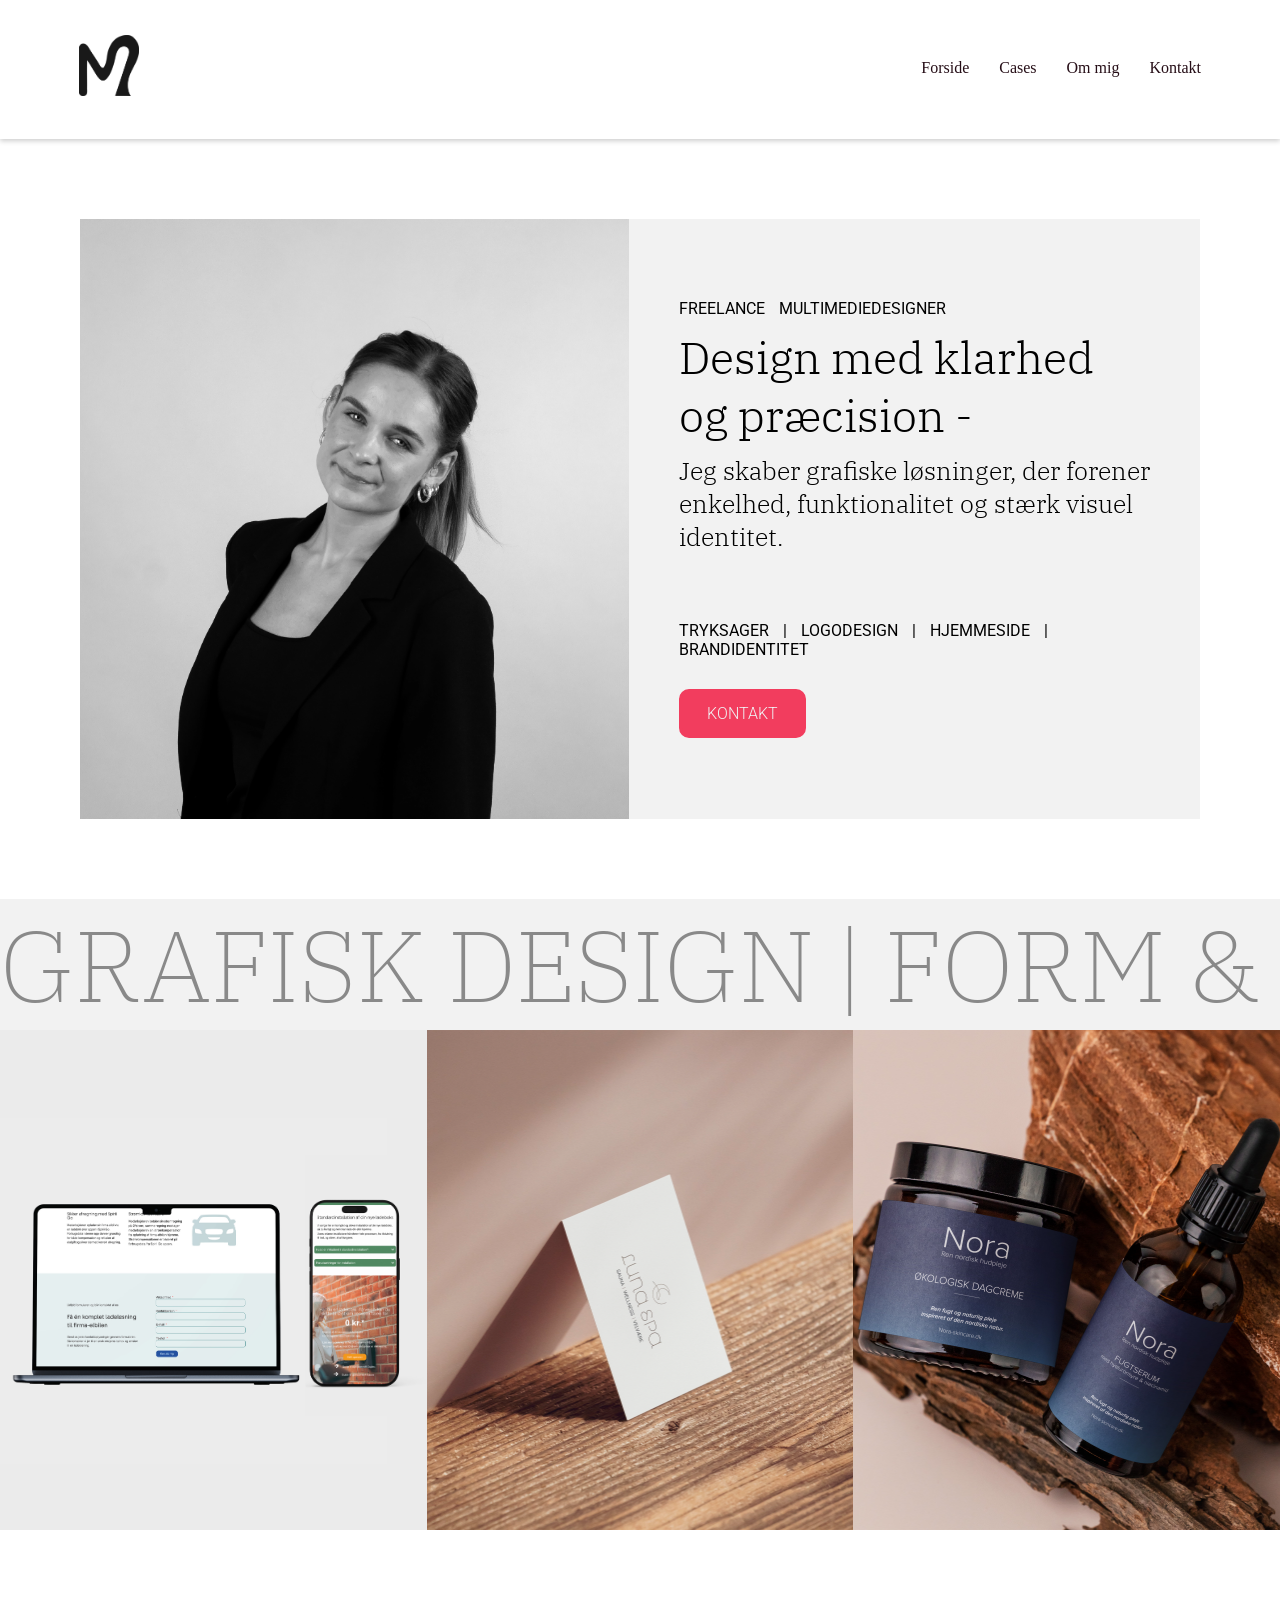
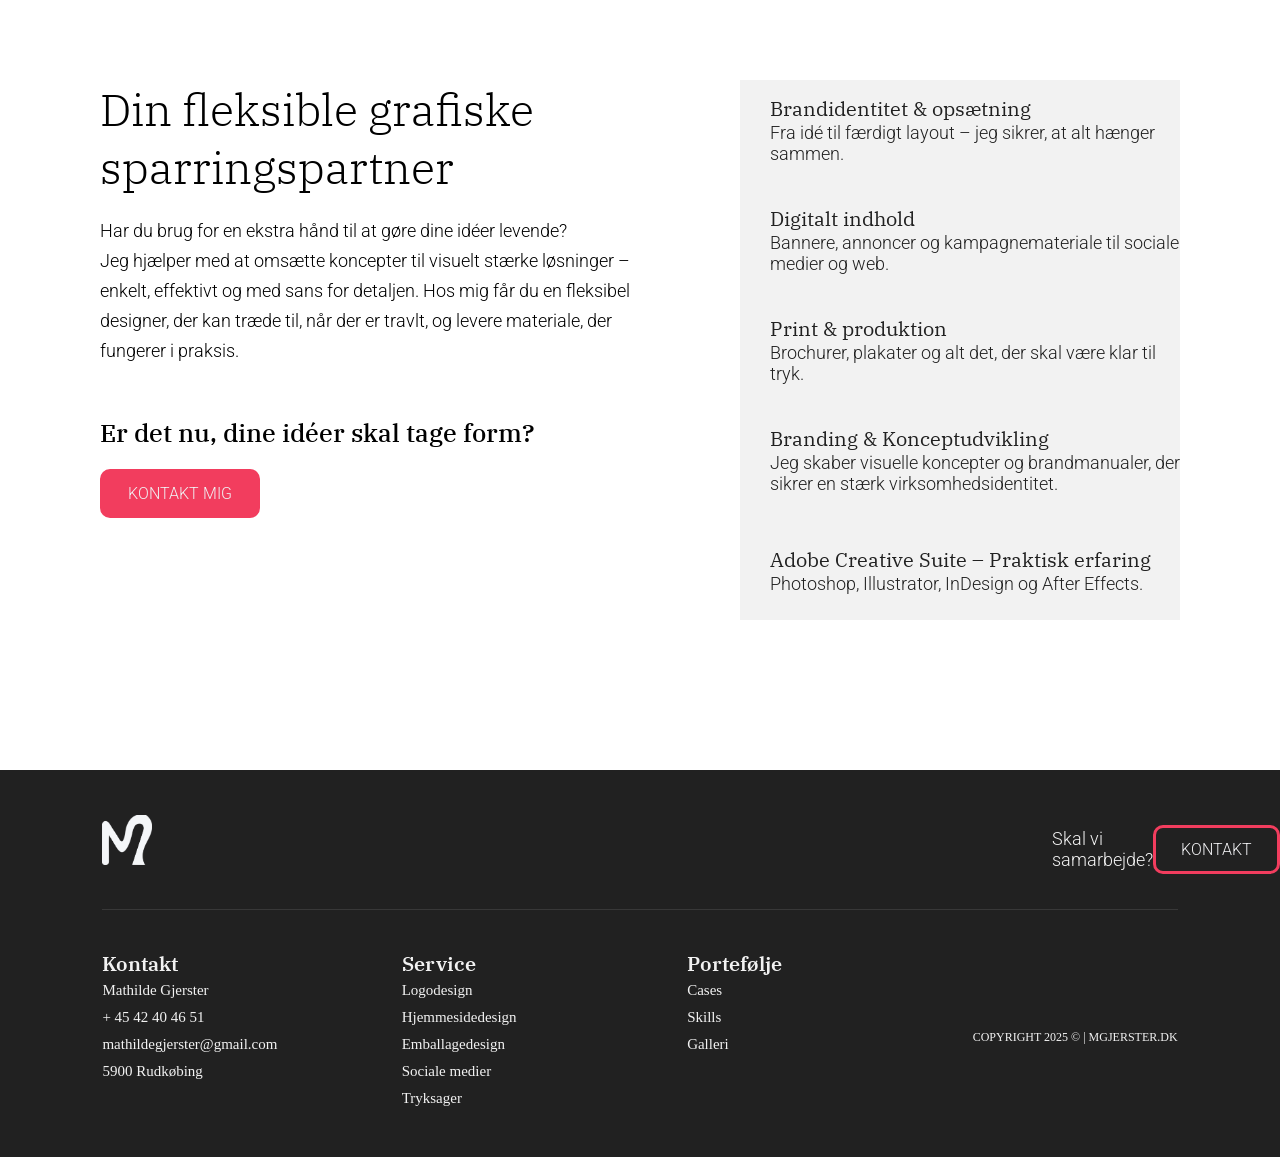
<file: index.html>
<!DOCTYPE html>
<html lang="da">
<head>
    <meta charset="UTF-8">
    <meta name="viewport" content="width=device-width, initial-scale=1.0">
    <meta name="format-detection" content="telephone=no">
    <title>Mgjerster</title>
    <link rel="stylesheet" href="style.css">
<link rel="preconnect" href="https://fonts.googleapis.com">
<link rel="preconnect" href="https://fonts.gstatic.com" crossorigin>
<link href="https://fonts.googleapis.com/css2?family=IBM+Plex+Serif:ital,wght@0,100;0,200;0,300;0,400;0,500;0,600;0,700;1,100;1,200;1,300;1,400;1,500;1,600;1,700&family=Roboto:ital,wght@0,100..900;1,100..900&display=swap" rel="stylesheet">
<body class="side-hjem">

   

    <header class="site-header">
        <nav class="navbar">
            <a href="index.html" class="nav-link nav-logo"><img src="img/logo-sort.webp" alt="Mathilde Gjerster Logo"></a> <div class="hamburger">
                <span class="bar"></span>
                <span class="bar"></span>
                <span class="bar"></span>
            </div>

            <div class="nav-menu">
                <a href="index.html" class="nav-link">Forside</a>
                <a href="projekter.html" class="nav-link">Cases</a>
                <a href="om-mig.html" class="nav-link">Om mig</a>
                <a href="kontakt.html" class="nav-link">Kontakt</a>
            </div>
        </nav>
    </header>




<section class="forside-top">
  <div class="top-left">
</div>

  <div class="top-right">
    <div class="forside-om-mig">
        <p>FREELANCE MULTIMEDIEDESIGNER</p>
        <h2>Design med klarhed og præcision - </h2>
        <h1>Jeg skaber grafiske løsninger, der forener enkelhed, funktionalitet og stærk visuel identitet.</h1>
      <br>
      <p>TRYKSAGER   |    LOGODESIGN   |   HJEMMESIDE   |  BRANDIDENTITET</p>
      <a class="knap" href="kontakt.html">KONTAKT</a>
    </div>
  </div>
</section>






<div class="scrolling-banner">
    <div class="scrolling-text">
        <h2>GRAFISK DESIGN  |  FORM & FUNKTION  |  INNOVATION  |  SYNLIGHED  |  HJEMMESIDE DESIGN</h2>
    </div>
</div>



<section class="container">
    
    <div class="boks boks-1">
    <div class="boks-overlay">
        <h2>Ø/strøm</h2>
        <p class="tekst">Hjemmeside design</p>
    </div>
</div>

<div class="boks boks-2">
    <div class="boks-overlay">
        <h2>Luna Spa</h2>
        <p class="tekst">Logo & visuel idensitet</p>
    </div>
</div>

<div class="boks boks-3">
    <div class="boks-overlay">
        <h2>Nora Danish Skincare</h2>
        <p class="tekst">Logo, visuel idensitet & emballagedesign</p>
    </div>
</div>
</section>
<div class="grid-containerbund">
 <div class="grid-item3">
    <div class="flex-container">
        <div class="flex-item">
         <h2>Din fleksible grafiske sparringspartner</h2>
         <p>Har du brug for en ekstra hånd til at gøre dine idéer levende? <br>
            Jeg hjælper med at omsætte koncepter til visuelt stærke løsninger – enkelt, effektivt og med sans for detaljen. Hos mig får du en fleksibel designer, der kan træde til, når der er travlt, og levere materiale, der fungerer i praksis.</p>
            <h3>Er det nu, dine idéer skal tage form?</h3>
        <a class="knap knap2" href="kontakt.html">KONTAKT MIG</a>
     </div>
    </div>
   </div>

 <div class="grid-item4">
            <div class="flex-container">
                <div class="flex-item">
                    <ul class="features">

                    <li> <span class="icon"></span>
                        <div class="text-box"> 
                            <h3>Brandidentitet & opsætning </h3>
                            <p> Fra idé til færdigt layout – jeg sikrer, at alt hænger sammen.</p>
                        </div>
                    </li>
            

                    <li> <span class="icon"></span>
                        <div class="text-box">
                            <h3>Digitalt indhold</h3>
                            <p>Bannere, annoncer og kampagnemateriale til sociale medier og web.</p>
                        </div>
                    </li>

                    <li> <span class="icon"></span>
                        <div class="text-box">
                            <h3>Print & produktion</h3>
                            <p>Brochurer, plakater og alt det, der skal være klar til tryk.</p>
                        </div>
                    </li>

                    <li> <span class="icon"></span>
                        <div class="text-box">
                            <h3>Branding & Konceptudvikling</h3>
                            <p>Jeg skaber visuelle koncepter og brandmanualer, der sikrer en stærk virksomhedsidentitet.</p>
                        </div>
                    </li>

                    <li> <span class="icon"></span>
                        <div class="text-box">
                            <h3>Adobe Creative Suite – Praktisk erfaring</h3>
                            <p>Photoshop, Illustrator, InDesign og After Effects.</p>
                        </div>
                    </li>
                    </ul>
                </div>
            </div>
        </div>
    </div>

    
<footer class="footer">
    <div class="footer-header-container">
        <div class="footer-logo"><img src="img/Logo-hvid.webp" alt=""></div>
        <p>Skal vi samarbejde?</p>
        <a href="kontakt.html" class="top-cta">KONTAKT</a>
    </div>

    <div class="footer-content-container">
        <div class="footer-column contact-column">
            <h3>Kontakt</h3>
            <ul>
                <li> Mathilde Gjerster</li>
                <li> + 45 42 40 46 51</li>
                <li>mathildegjerster@gmail.com </li>
                <li>5900 Rudkøbing </li>
            </ul>
    </div>

        <div class="footer-column">
            <h3>Service</h3>
            <ul>
                <li><i class="icon-logodesign"></i> Logodesign</li>
                <li><i class="icon-webdesign"></i> Hjemmesidedesign</li>
                <li><i class="icon-visual"></i> Emballagedesign</li>
                <li><i class="icon-social"></i> Sociale medier</li>
                <li><i class="icon-motion"></i> Tryksager</li>
            </ul>
        </div>

        <div class="footer-column">
            <h3>Portefølje</h3>
            <ul>
                <li><i class="icon-logodesign"></i> Cases</li>
                <li><i class="icon-cases"></i> Skills</li>
                <li><i class="icon-gallery"></i> Galleri</li>
            </ul>
        </div>

         <div class="copyright-info">
            COPYRIGHT 2025 © | MGJERSTER.DK
        </div> 
    </div> 
</footer>


    <script src="script.js"></script>

</body>
</html>
</file>
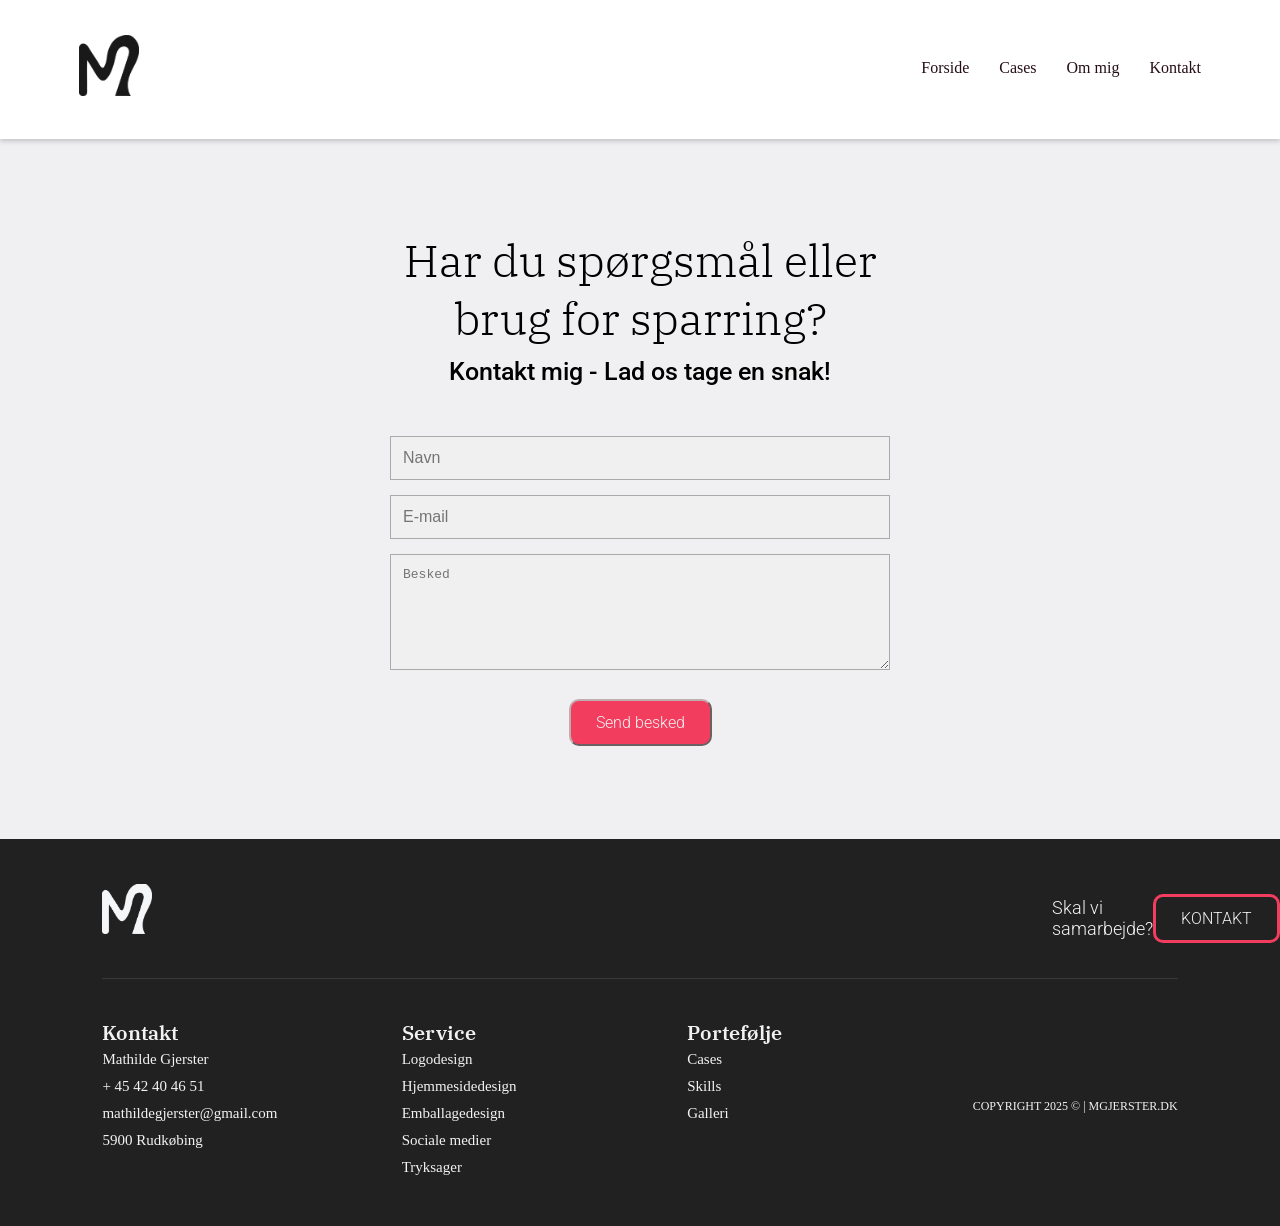
<file: kontakt.html>
<!DOCTYPE html>
<html lang="da">
<head>
    <meta charset="UTF-8">
    <meta name="viewport" content="width=device-width, initial-scale=1.0">
     <meta name="format-detection" content="telephone=no">
    <title>Kontakt - Mgjerster</title> <!-- Ændret title -->
    <link rel="stylesheet" href="style.css">
<link rel="preconnect" href="https://fonts.googleapis.com">
<link rel="preconnect" href="https://fonts.gstatic.com" crossorigin>
<link href="https://fonts.googleapis.com/css2?family=IBM+Plex+Serif:ital,wght@0,100;0,200;0,300;0,400;0,500;0,600;0,700;1,100;1,200;1,300;1,400;1,500;1,600;1,700&family=Roboto:ital,wght@0,100..900;1,100..900&display=swap" rel="stylesheet">
</head>
<body class="side-kontakt">

    <header class="site-header">
        <nav class="navbar">
           <a href="index.html" class="nav-link nav-logo"><img src="img/logo-sort.webp" alt="Logo"></a> <!-- Tilføjet en logo-pladsholder -->
            

            <div class="hamburger">
                <span class="bar"></span>
                <span class="bar"></span>
                <span class="bar"></span>
            </div>


            <div class="nav-menu">
                <a href="index.html" class="nav-link">Forside</a>
                <a href="projekter.html" class="nav-link">Cases</a>
                <a href="om-mig.html" class="nav-link">Om mig</a>
                <a href="kontakt.html" class="nav-link">Kontakt</a>
            </div>
        </nav>
    </header>

<div id="full-screen-overlay" class="is-visible"> 
        
        <div class="contact-content-box">
            
            <header class="contact-header">
                <h1>Har du spørgsmål eller brug for sparring?</h1>
                <p>Kontakt mig - Lad os tage en snak!</p>
            </header>

            <form class="contact-form">
                
                <div class="input-row">
                    <input type="text" placeholder="Navn" required>
                    <input type="email" placeholder="E-mail" required>
                </div>
                
                <textarea placeholder="Besked" rows="6" required></textarea>
                
                <button type="submit" class="send-button">Send besked</button>
            </form>
        </div>
    </div>


    <footer class="footer">
    <div class="footer-header-container">
        <div class="footer-logo"><img src="img/Logo-hvid.webp" alt=""></div>
        <p>Skal vi samarbejde?</p>
        <a href="kontakt.html" class="top-cta">KONTAKT</a>
    </div>

    <div class="footer-content-container">
        <div class="footer-column contact-column">
            <h3>Kontakt</h3>
            <ul>
                <li> Mathilde Gjerster</li>
                <li> + 45 42 40 46 51</li>
                <li>mathildegjerster@gmail.com </li>
                <li>5900 Rudkøbing </li>
            </ul>
    </div>

        <div class="footer-column">
            <h3>Service</h3>
            <ul>
                <li><i class="icon-logodesign"></i> Logodesign</li>
                <li><i class="icon-webdesign"></i> Hjemmesidedesign</li>
                <li><i class="icon-visual"></i> Emballagedesign</li>
                <li><i class="icon-social"></i> Sociale medier</li>
                <li><i class="icon-motion"></i> Tryksager</li>
            </ul>
        </div>

        <div class="footer-column">
            <h3>Portefølje</h3>
            <ul>
                <li><i class="icon-logodesign"></i> Cases</li>
                <li><i class="icon-cases"></i> Skills</li>
                <li><i class="icon-gallery"></i> Galleri</li>
            </ul>
        </div>

         <div class="copyright-info">
            COPYRIGHT 2025 © | MGJERSTER.DK
        </div> 
    </div> 
</footer>

    <script src="script.js"></script>
</body>
</html>
</file>
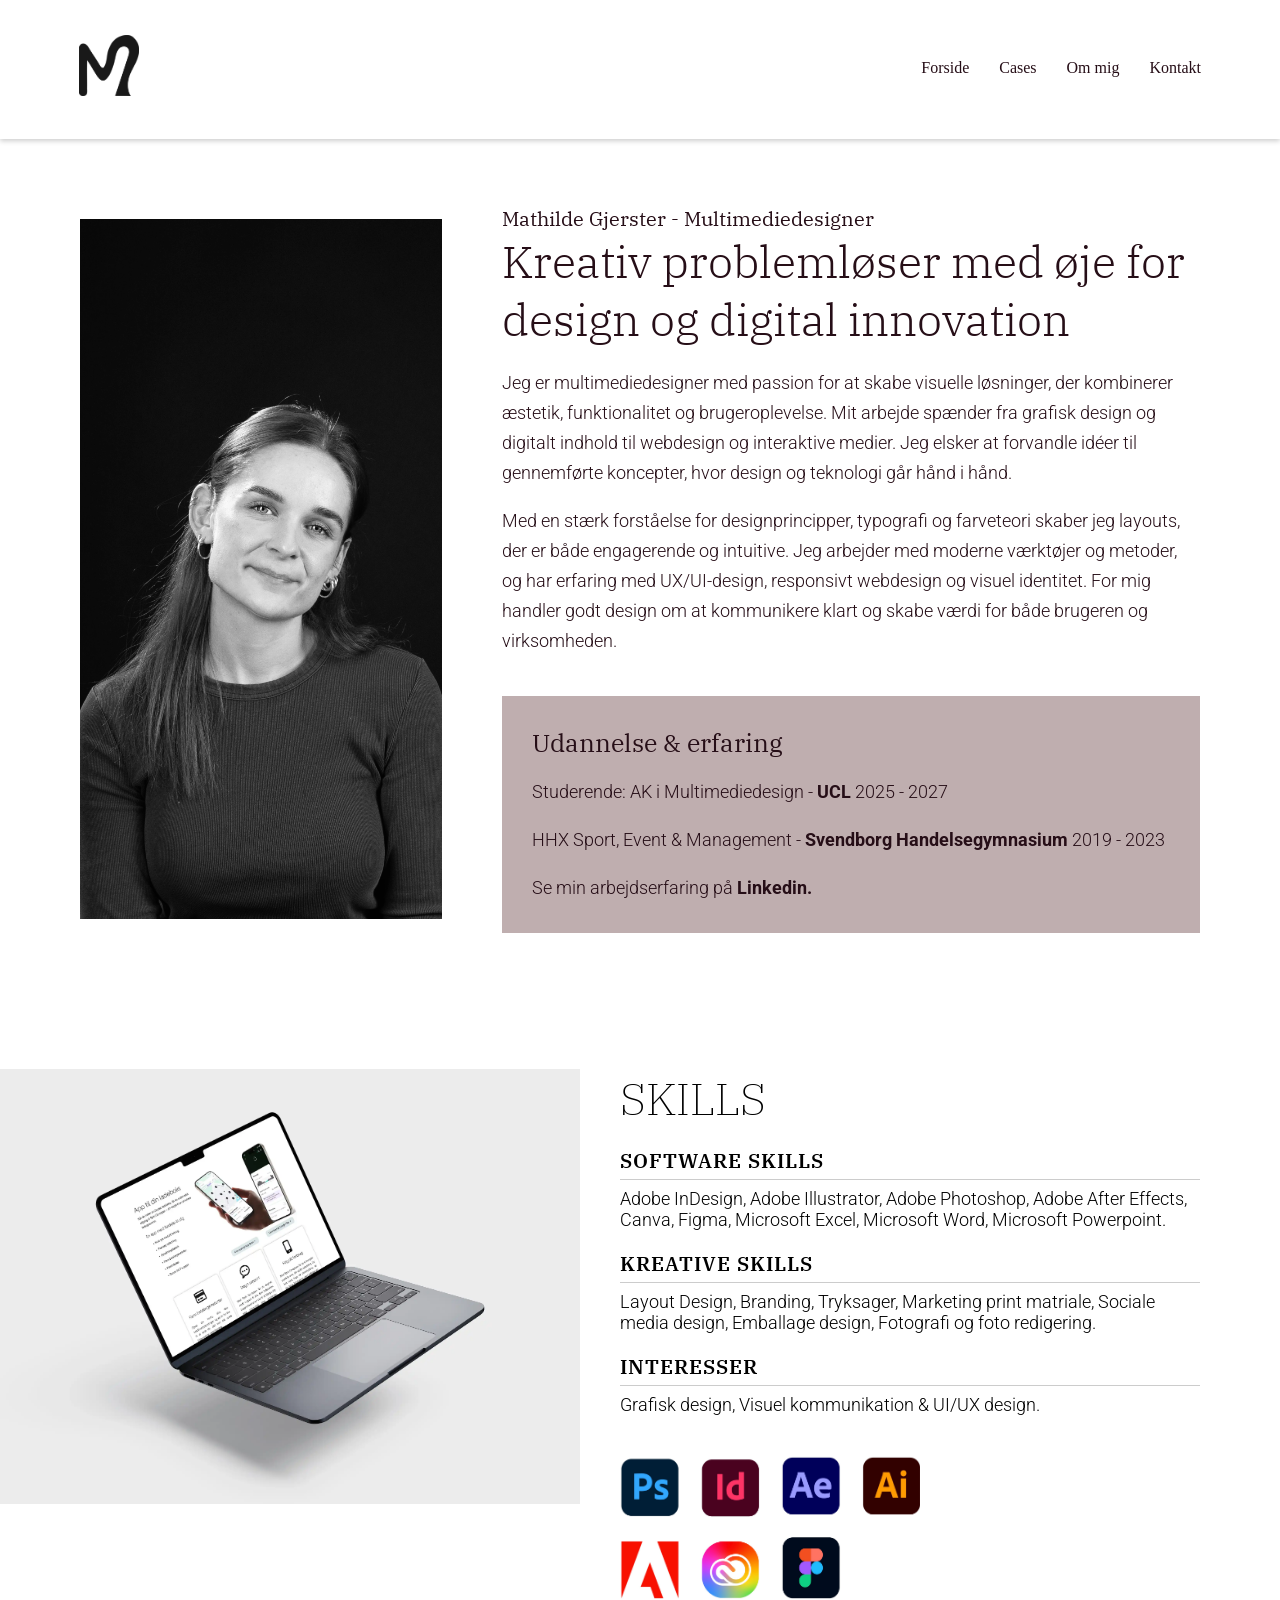
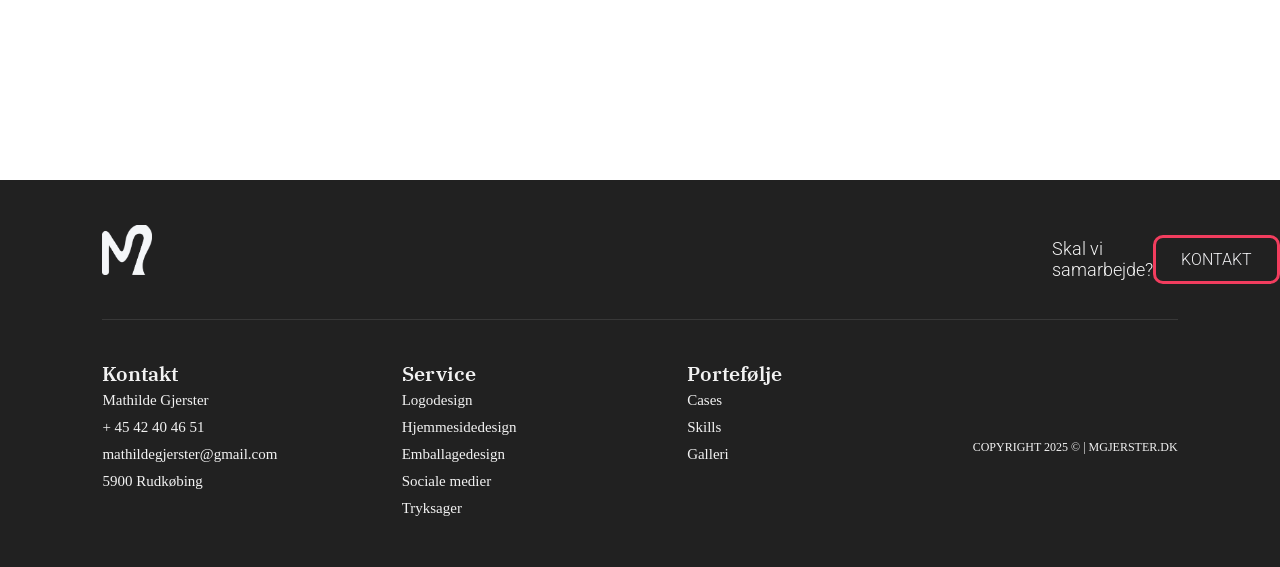
<file: om-mig.html>
<!DOCTYPE html>
<html lang="da">
<head>
    <meta charset="UTF-8">
    <meta name="viewport" content="width=device-width, initial-scale=1.0">
     <meta name="format-detection" content="telephone=no">
    <title>Om mig - Mgjerster</title> <!-- Ændret title -->
    <link rel="stylesheet" href="style.css">
<link rel="preconnect" href="https://fonts.googleapis.com">
<link rel="preconnect" href="https://fonts.gstatic.com" crossorigin>
<link href="https://fonts.googleapis.com/css2?family=IBM+Plex+Serif:ital,wght@0,100;0,200;0,300;0,400;0,500;0,600;0,700;1,100;1,200;1,300;1,400;1,500;1,600;1,700&family=Roboto:ital,wght@0,100..900;1,100..900&display=swap" rel="stylesheet">
</head>
<body>

    <header class="site-header">
        <nav class="navbar">
            <a href="index.html" class="nav-link nav-logo"><img src="img/logo-sort.webp" alt="Logo"></a> <!-- Tilføjet en logo-pladsholder -->
            

            <div class="hamburger">
                <span class="bar"></span>
                <span class="bar"></span>
                <span class="bar"></span>
            </div>

    
            <div class="nav-menu">
                <a href="index.html" class="nav-link">Forside</a>
                <a href="projekter.html" class="nav-link">Cases</a>
                <a href="om-mig.html" class="nav-link">Om mig</a>
                <a href="kontakt.html" class="nav-link">Kontakt</a>
            </div>
        </nav>
    </header>

    <main>

<section class="om-mig">

  <div class="om-mig-left">

</div>

  <div class="om-mig-right">
    <div class="hvid-boks">
  <h2>Mathilde Gjerster - Multimediedesigner</h2>
    <h1>Kreativ problemløser med øje for design og digital innovation</h1>
      <p>Jeg er multimediedesigner med passion for at skabe visuelle løsninger, der kombinerer æstetik, funktionalitet og brugeroplevelse. Mit arbejde spænder fra grafisk design og digitalt indhold til webdesign og interaktive medier. Jeg elsker at forvandle idéer til gennemførte koncepter, hvor design og teknologi går hånd i hånd. </p>
    <br>
    <p>Med en stærk forståelse for designprincipper, typografi og farveteori skaber jeg layouts, der er både engagerende og intuitive. Jeg arbejder med moderne værktøjer og metoder, og har erfaring med UX/UI-design, responsivt webdesign og visuel identitet. For mig handler godt design om at kommunikere klart og skabe værdi for både brugeren og virksomheden.</p>
    </div>

    <div class="content-om-mig">
     <h2>Udannelse & erfaring</h2>
     <br>
     <p>Studerende: AK i Multimediedesign - <strong>UCL</strong> 2025 - 2027</p>
     <br>
     <p>HHX Sport, Event & Management - <strong>Svendborg Handelsegymnasium </strong> 2019 - 2023 </p>
     <br>
     <p>Se min arbejdserfaring på <a href="https://www.linkedin.com/in/mathilde-gjerster-92ba3632a/target="><strong>Linkedin.</strong></a></p>
    </div>
  </div>
</section>
</main>




<section class="skills-section">

    <div class="skills-container">
        
        <div class="left-column">
            <div class="image-box">
                <img src="img/web_design-kopi.webp" alt="web design">
            </div>
        </div>
        

        <div class="right-column">
                <h2>SKILLS</h2> 
            <div class="skill-group">
                <h3>SOFTWARE SKILLS</h3>
                <p>Adobe InDesign, Adobe Illustrator, Adobe Photoshop, Adobe After Effects, Canva, Figma, Microsoft Excel, Microsoft Word, Microsoft Powerpoint.</p>
            </div>
            
            <div class="skill-group">
                <h3>KREATIVE SKILLS</h3>
                <p>Layout Design, Branding, Tryksager, Marketing print matriale, Sociale media design, Emballage design, Fotografi og foto redigering.</p>
            </div>

            <div class="skill-group">
                <h3>INTERESSER</h3>
                <p>Grafisk design, Visuel kommunikation & UI/UX design. </p>
                
                <div class="software-icons">

                    <img src="img/adobe_ikoner.webp" alt="">

                    </div>
            </div>

        </div>
    </div>
</section>


<footer class="footer">
    <div class="footer-header-container">
        <div class="footer-logo"><img src="img/Logo-hvid.webp" alt=""></div>
        <p>Skal vi samarbejde?</p>
        <a href="kontakt.html" class="top-cta">KONTAKT</a>
    </div>

    <div class="footer-content-container">
        <div class="footer-column contact-column">
            <h3>Kontakt</h3>
            <ul>
                <li> Mathilde Gjerster</li>
                <li> + 45 42 40 46 51</li>
                <li>mathildegjerster@gmail.com </li>
                <li>5900 Rudkøbing </li>
            </ul>
    </div>

        <div class="footer-column">
            <h3>Service</h3>
            <ul>
                <li><i class="icon-logodesign"></i> Logodesign</li>
                <li><i class="icon-webdesign"></i> Hjemmesidedesign</li>
                <li><i class="icon-visual"></i> Emballagedesign</li>
                <li><i class="icon-social"></i> Sociale medier</li>
                <li><i class="icon-motion"></i> Tryksager</li>
            </ul>
        </div>

        <div class="footer-column">
            <h3>Portefølje</h3>
            <ul>
                <li><i class="icon-logodesign"></i> Cases</li>
                <li><i class="icon-cases"></i> Skills</li>
                <li><i class="icon-gallery"></i> Galleri</li>
            </ul>
        </div>

         <div class="copyright-info">
            COPYRIGHT 2025 © | MGJERSTER.DK
        </div> 
    </div> 
</footer>

    <script src="script.js"></script>
</body>
</html>
</file>
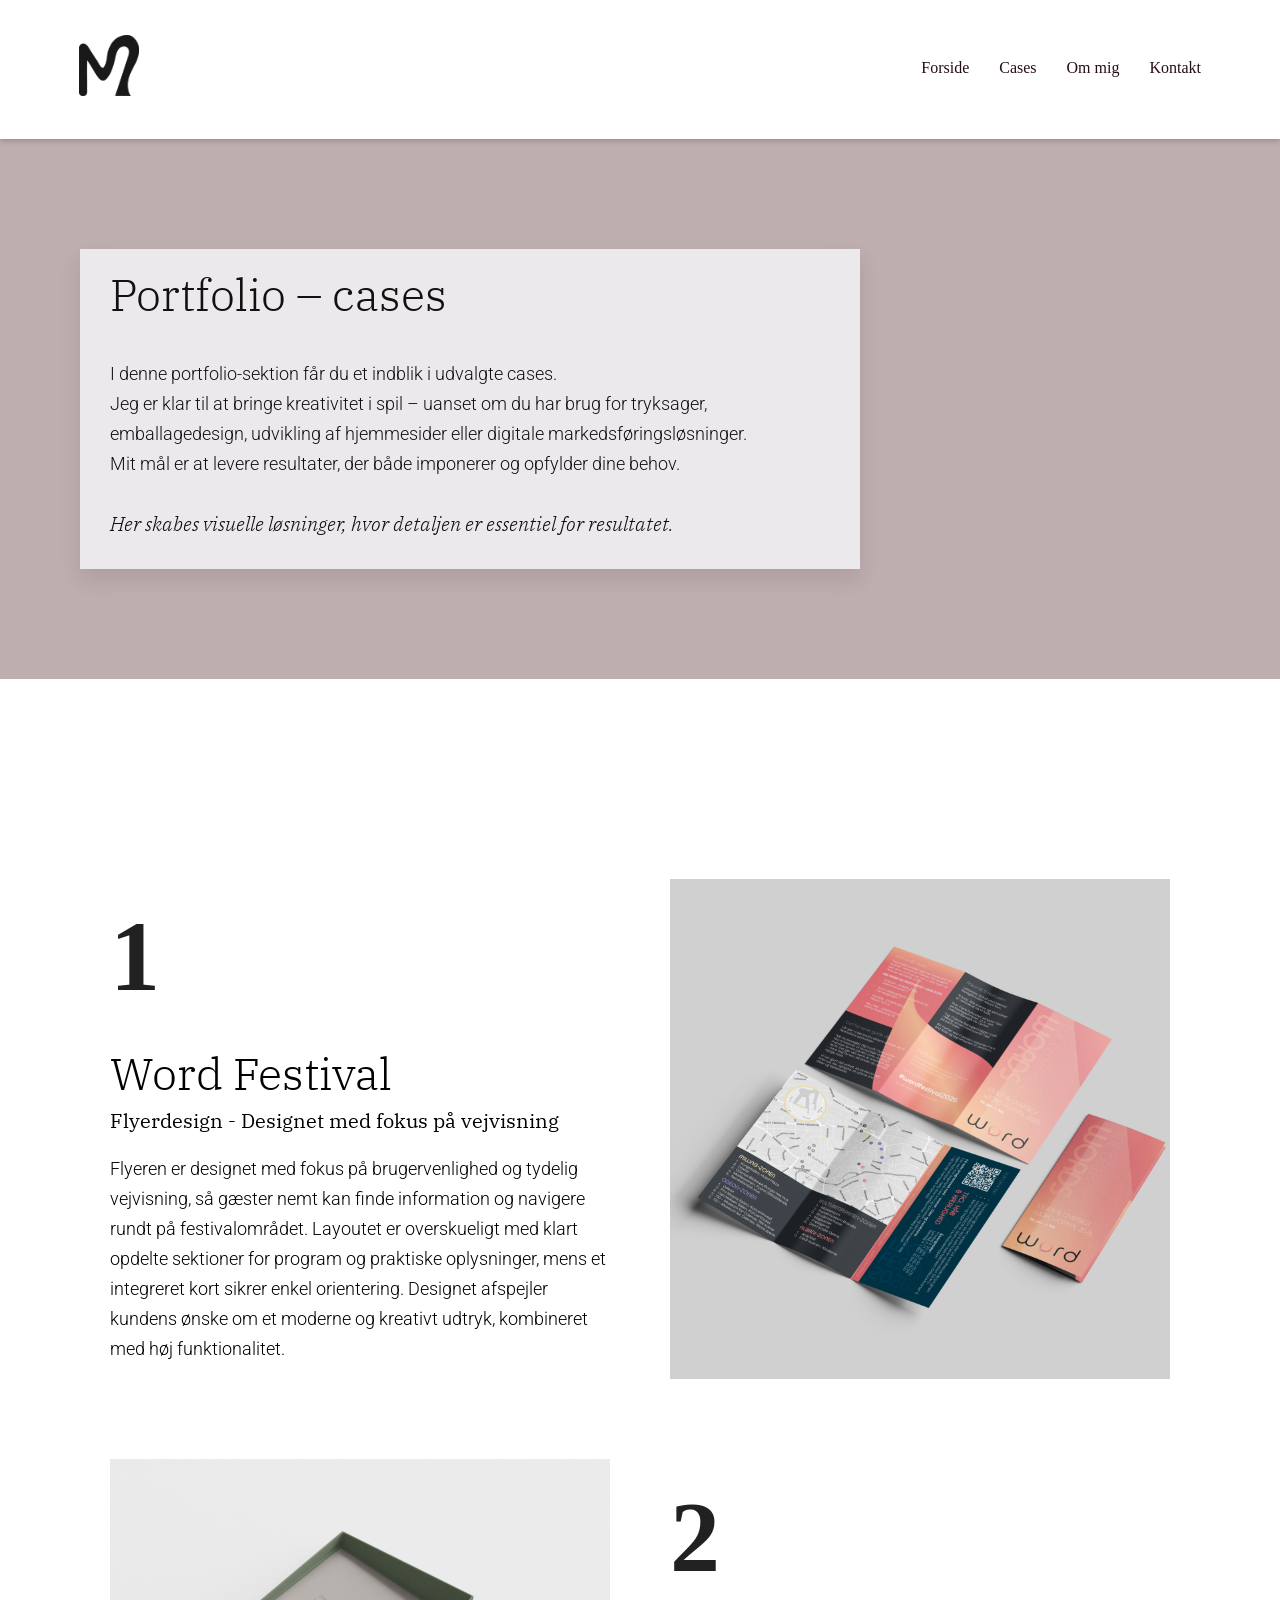
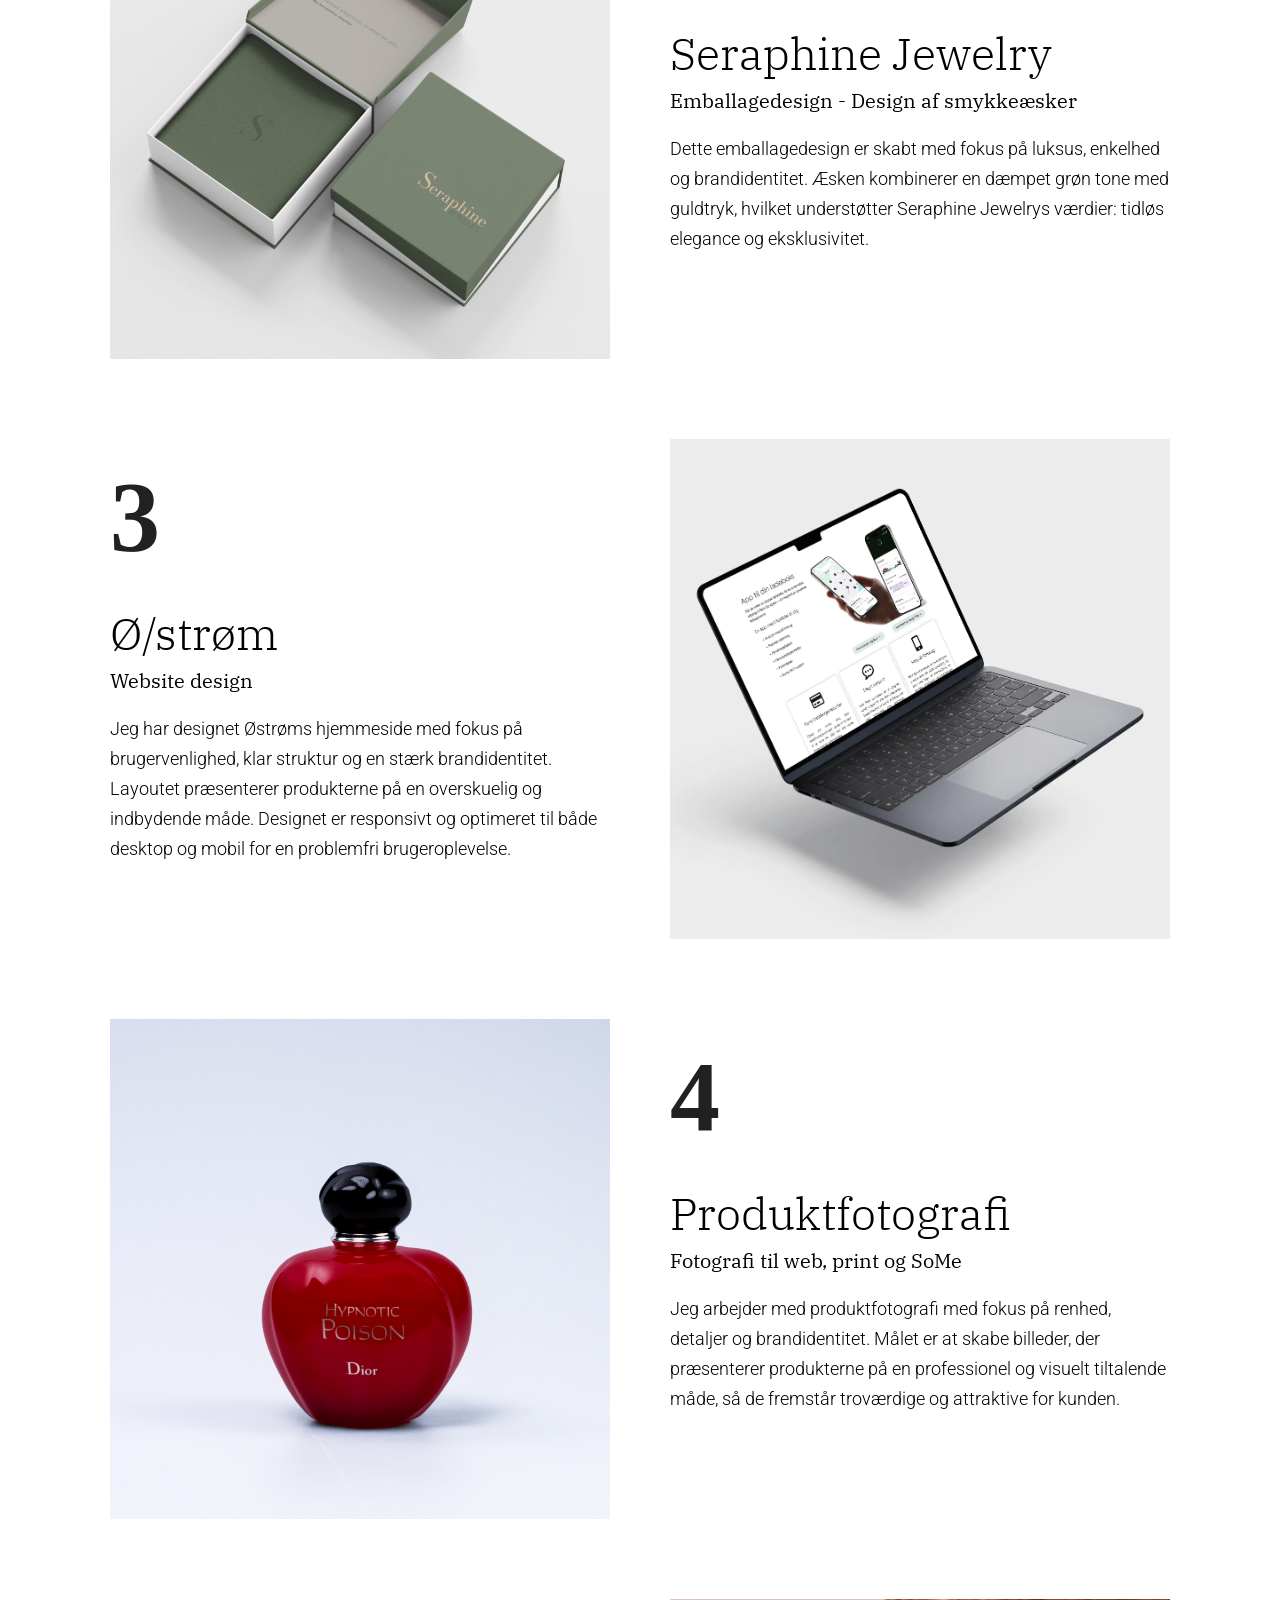
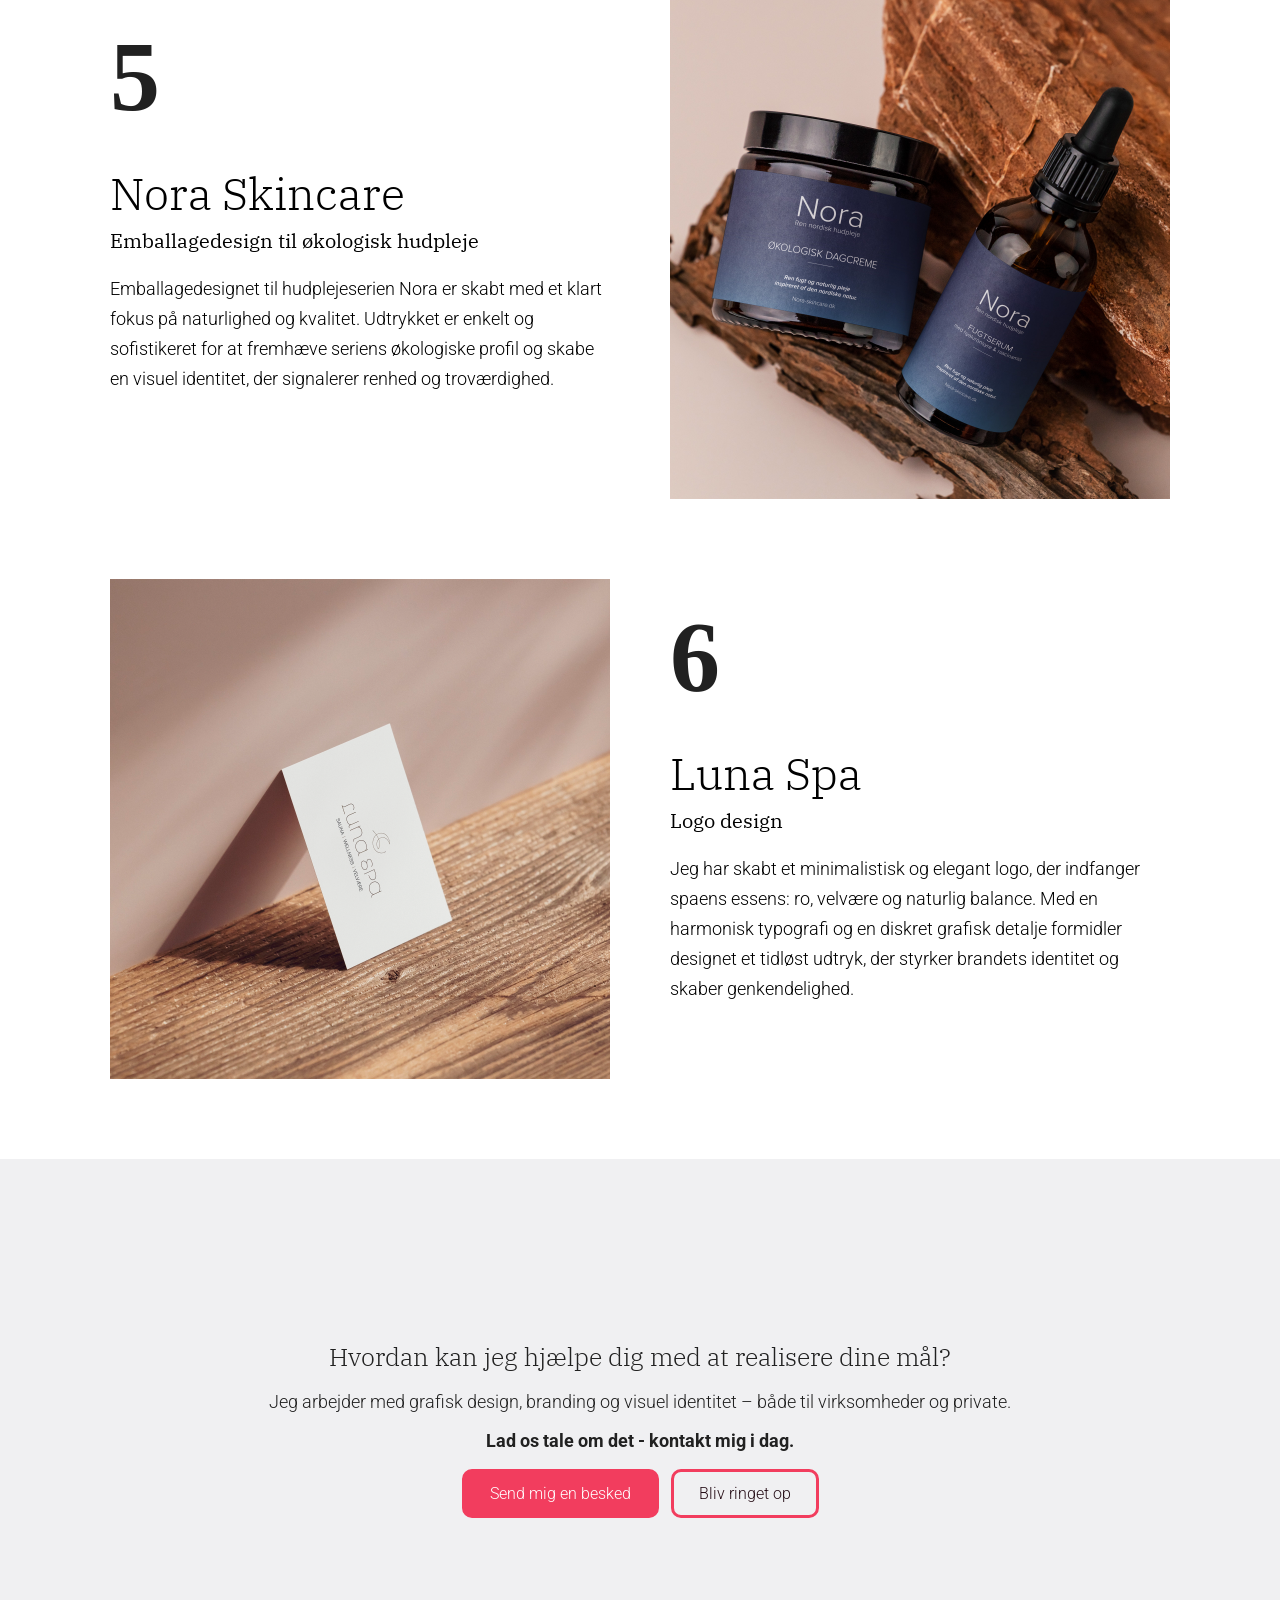
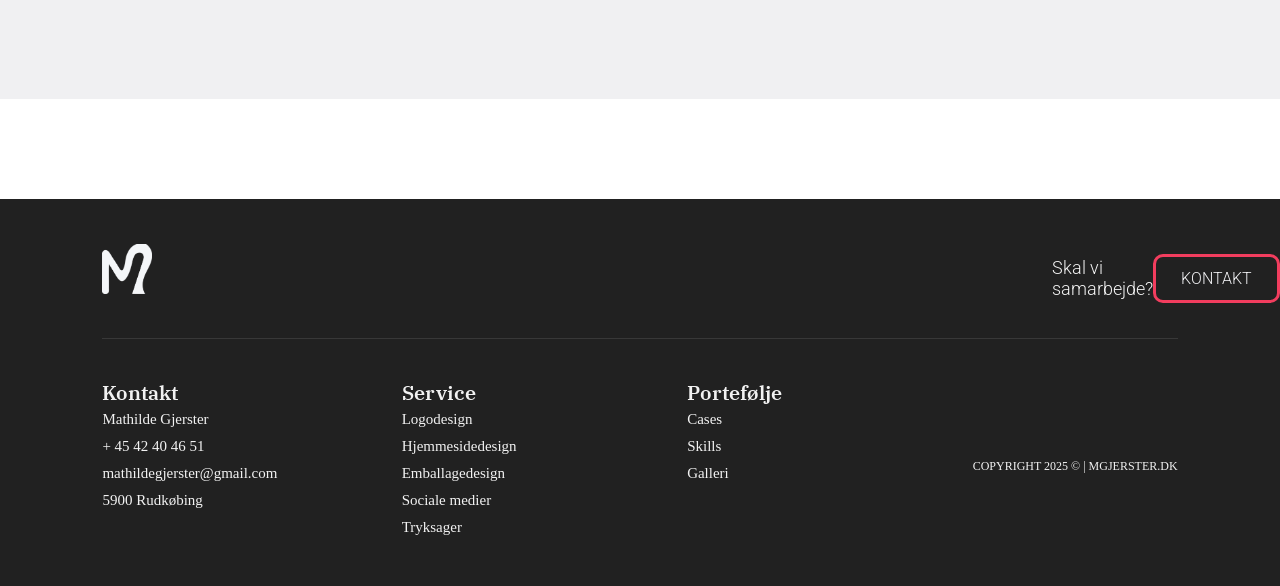
<file: projekter.html>
<!DOCTYPE html>
<html lang="da">
<head>
    <meta charset="UTF-8">
    <meta name="viewport" content="width=device-width, initial-scale=1.0">
     <meta name="format-detection" content="telephone=no">
    <title>Cases - Mgjerster</title> <!-- Ændret title -->
    <link rel="stylesheet" href="style.css">
<link rel="preconnect" href="https://fonts.googleapis.com">
<link rel="preconnect" href="https://fonts.gstatic.com" crossorigin>
<link href="https://fonts.googleapis.com/css2?family=IBM+Plex+Serif:ital,wght@0,100;0,200;0,300;0,400;0,500;0,600;0,700;1,100;1,200;1,300;1,400;1,500;1,600;1,700&family=Roboto:ital,wght@0,100..900;1,100..900&display=swap" rel="stylesheet">
</head>


<body class="side-projekter">

   <header class="site-header">
        <nav class="navbar">
            <a href="index.html" class="nav-link nav-logo"><img src="img/logo-sort.webp" alt="Logo"></a> <!-- Tilføjet en logo-pladsholder -->
            

            <div class="hamburger">
                <span class="bar"></span>
                <span class="bar"></span>
                <span class="bar"></span>
            </div>

          
            <div class="nav-menu">
                <a href="index.html" class="nav-link">Forside</a>
                <a href="projekter.html" class="nav-link">Cases</a>
                <a href="om-mig.html" class="nav-link">Om mig</a>
                <a href="kontakt.html" class="nav-link">Kontakt</a>
            </div>
        </nav>
    </header>


<section class="projekt-sektion">
    <div class="indholds-boks">
        <h1>Portfolio – cases</h1>
        <br>
        <p>I denne portfolio-sektion får du et indblik i udvalgte cases. <br>
Jeg er klar til at bringe kreativitet i spil – uanset om du har brug for tryksager, emballagedesign, udvikling af hjemmesider eller digitale markedsføringsløsninger. <br>Mit mål er at levere resultater, der både imponerer og opfylder dine behov.</p>
        <br>
       <h3>Her skabes visuelle løsninger, hvor detaljen er essentiel for resultatet.</h3>
    </div>
</section>






<main>
        <!-- Case 1 -->
        <section class="portfolio-case">
        <div class="case-text">
            <div class="case-number">1</div> 
            <h2 class="case-title">Word Festival</h2> 
            <h3 class="case-subtitle">Flyerdesign - Designet med fokus på vejvisning</h3>
            <p class="brød-tekst">Flyeren er designet med fokus på brugervenlighed og tydelig vejvisning, så gæster nemt kan finde information og navigere rundt på festivalområdet. Layoutet er overskueligt med klart opdelte sektioner for program og praktiske oplysninger, mens et integreret kort sikrer enkel orientering. Designet afspejler kundens ønske om et moderne og kreativt udtryk, kombineret med høj funktionalitet.</p>
        </div>
            <div class="case-content">
                <div class="case-images">
              <img src="img/flyer.webp" alt="Seraphine Jewelry" class="case-img hidden">
                    </div>
                </div>
        </section>

        <!-- Case 2 -->
        <section class="portfolio-case">
            <div class="case-text">
            <div class="case-number">2</div> 
            <h2 class="case-title">Seraphine Jewelry</h2> 
            <h3 class="case-subtitle">Emballagedesign - Design af smykkeæsker</h3>
            <p class="brød-tekst">Dette emballagedesign er skabt med fokus på luksus, enkelhed og brandidentitet. Æsken kombinerer en dæmpet grøn tone med guldtryk, hvilket understøtter Seraphine Jewelrys værdier: tidløs elegance og eksklusivitet.</p>
        </div>
            <div class="case-content">
                <div class="case-images">
                    <img src="img/Æskedesign.webp" alt="Seraphine Jewelry" class="case-img hidden">
                    </div>
                </div>
        </section>

        <!-- Case 3 -->
        <section class="portfolio-case">
        <div class="case-text">
            <div class="case-number">3</div> 
            <h2 class="case-title">Ø/strøm</h2> 
            <h3 class="case-subtitle">Website design </h3>
            <p class="brød-tekst">Jeg har designet Østrøms hjemmeside med fokus på brugervenlighed, klar struktur og en stærk brandidentitet. Layoutet præsenterer produkterne på en overskuelig og indbydende måde. Designet er responsivt og optimeret til både desktop og mobil for en problemfri brugeroplevelse.</p>
        </div>
            <div class="case-content">
                <div class="case-images">
                    <img src="img/web_design-kopi.webp" alt="Website Design" class="case-img hidden">
                    </div>
                </div>
        </section>

         <!-- Case 4 -->
        <section class="portfolio-case">
               <div class="case-text">
            <div class="case-number">4</div> 
            <h2 class="case-title">Produktfotografi</h2> 
            <h3 class="case-subtitle">Fotografi til web, print og SoMe</h3>
            <p class="brød-tekst">Jeg arbejder med produktfotografi med fokus på renhed, detaljer og brandidentitet.
        Målet er at skabe billeder, der præsenterer produkterne på en professionel og visuelt tiltalende måde, så de fremstår troværdige og attraktive for kunden.</p>
        </div>
            <div class="case-content">
                <div class="case-images">
                    <img src="img/fotografi.webp" alt="til web, print og SoM class" class="case-img hidden">
                    </div>
                </div>
        </section>

         <!-- Case 5 -->
        <section class="portfolio-case">
        <div class="case-text">
            <div class="case-number">5</div> 
            <h2 class="case-title">Nora Skincare</h2> 
            <h3 class="case-subtitle">Emballagedesign til økologisk hudpleje</h3>
            <p class="brød-tekst">Emballagedesignet til hudplejeserien Nora er skabt med et klart fokus på naturlighed og kvalitet.
            Udtrykket er enkelt og sofistikeret for at fremhæve seriens økologiske profil og skabe en visuel identitet, der signalerer renhed og troværdighed.</p>
        </div>
            <div class="case-content">
                <div class="case-images">
                    <img src="img/Emballge.webp" alt="Emballagedesign til økologisk hudpleje" class="case-img hidden">
                    </div>
                </div>
        </section>

          <!-- Case 6 -->
        <section class="portfolio-case">
            <div class="case-text">
            <div class="case-number">6</div> 
            <h2 class="case-title">Luna Spa</h2> 
            <h3 class="case-subtitle">Logo design</h3>
            <p class="brød-tekst">Jeg har skabt et minimalistisk og elegant logo, der indfanger spaens essens: ro, velvære og naturlig balance. Med en harmonisk typografi og en diskret grafisk detalje formidler designet et tidløst udtryk, der styrker brandets identitet og skaber genkendelighed.</p>
        </div>
            <div class="case-content">
                <div class="case-images">
                    <img src="img/logodesign.webp" alt="Logodesign" class="case-img hidden">
                    </div>
                </div>
        </section>

<div class="kontakt-banner">
<h2>Hvordan kan jeg hjælpe dig med at realisere dine mål?</h2>
<br>
<p>Jeg arbejder med grafisk design, branding og visuel identitet – både til virksomheder og private.</p>
<br>
<p><strong>Lad os tale om det - kontakt mig i dag.</strong></p>

<br>
<div class="actions">

      <a href="mailto:mathildegjerster@gmail.com" class="btn primary">
Send mig en besked</a>

  <a href="kontakt.html" class="btn secondary">
  Bliv ringet op
</a>



</div>

</div>



</main>
    
<footer class="footer">
    <div class="footer-header-container">
        <div class="footer-logo"><img src="img/Logo-hvid.webp" alt=""></div>
        <p>Skal vi samarbejde?</p>
        <a href="kontakt.html" class="top-cta">KONTAKT</a>
    </div>

    <div class="footer-content-container">
        <div class="footer-column contact-column">
            <h3>Kontakt</h3>
            <ul>
                <li> Mathilde Gjerster</li>
                <li> + 45 42 40 46 51</li>
                <li>mathildegjerster@gmail.com </li>
                <li>5900 Rudkøbing </li>
            </ul>
    </div>

        <div class="footer-column">
            <h3>Service</h3>
            <ul>
                <li><i class="icon-logodesign"></i> Logodesign</li>
                <li><i class="icon-webdesign"></i> Hjemmesidedesign</li>
                <li><i class="icon-visual"></i> Emballagedesign</li>
                <li><i class="icon-social"></i> Sociale medier</li>
                <li><i class="icon-motion"></i> Tryksager</li>
            </ul>
        </div>

        <div class="footer-column">
            <h3>Portefølje</h3>
            <ul>
                <li><i class="icon-logodesign"></i> Cases</li>
                <li><i class="icon-cases"></i> Skills</li>
                <li><i class="icon-gallery"></i> Galleri</li>
            </ul>
        </div>

         <div class="copyright-info">
            COPYRIGHT 2025 © | MGJERSTER.DK
        </div> 
    </div> 
</footer>

    <script src="script.js"></script>
</body>
</html>
</file>
<file: style.css>
/* ========================================= */
/* 1. GENERELLE & NULSTILLINGS STYLES (Base) */
/* ========================================= */

html {
    height: 100%;
}

body {
    margin: 0;
    padding: 0;
    min-height: 100vh;
    background-repeat: no-repeat;
    background-size: cover;
    background-attachment: fixed;
}

/* Typografi - Fonts */
h1, h2, h3 {
    font-family: 'IBM Plex Serif', sans-serif;
    margin: 0;
}

:where(p) {
    font-family: 'Roboto';
    font-weight: 300;
    font-size: 16px;
    margin: 0;
}

/* Typografi - Størrelser */
h1 {
    font-weight: 300;
    font-size: 35px;
}

h2 {
    font-weight: 400;
    font-size: 20px;
}

h3 {
    font-size: 20px;
    font-weight: 400;
}


/* Farve/Side Baggrunde */
.side-hjem {
    background-color: #ffffff;
}

.side-projekter, .side-kontakt {
    background-color: #ffffff;
}

/* ========================================= */
/* 2. HEADER & NAVIGATION (Site-Wide) */
/* ========================================= */

.site-header {
    background-color: rgb(255, 255, 255);
    color: #260E17;
    box-shadow: 0 2px 5px rgba(0, 0, 0, 0.2);
    position: sticky;
    top: 0;
    z-index: 1000;
}

.navbar {
    display: flex;
    justify-content: space-between;
    align-items: center;
    padding: 10px 5%;
}

.nav-logo {
    font-size: 1.5rem;
    font-weight: bold;
}

.nav-logo img {
    width: 50px;
    height: auto;
}

/* MENU (Mobil) */
.nav-menu {
    position: fixed;
    left: -100%;
    top: 60px;
    flex-direction: column;
    width: 100%;
    text-align: center;
    transition: 0.3s;
    font-family: quicksand;
}

.nav-menu.active {
    left: 0;
    background-color: transparent;
}

.nav-link {
    color: rgb(38, 14, 23);
    text-decoration: none;
    padding: 5px;
    margin: 10px 0;
    transition: border-color 0.2s ease;
    border-bottom: 2px solid transparent;
    padding-bottom: 2px;
}

.nav-link:hover, .nav-link.active {
    border-bottom-color: rgb(38, 14, 23);
}

/* Hamburger Ikon (Mobil) */
.hamburger {
    display: block;
    cursor: pointer;
}

.bar {
    display: block;
    width: 25px;
    height: 3px;
    margin: 5px auto;
    transition: all 0.3s ease-in-out;
    background-color: rgb(38, 14, 23);
}

.hamburger.active .bar:nth-child(2) {
    opacity: 0;
}

.hamburger.active .bar:nth-child(1) {
    transform: translateY(8px) rotate(45deg);
}

.hamburger.active .bar:nth-child(3) {
    transform: translateY(-8px) rotate(-45deg);
}

.knap, .btn, .top-cta, .send-button{
    display: inline-block;
    padding: 10px 20px;
    border-radius: 10px;
    text-decoration: none;
    font-family: 'Roboto';
    font-weight: 300;
    font-size: 12px;
}

/* ========================================= */
/* 3. FOOTER (Site-Wide) */
/* ========================================= */

  .footer {
    background-color: #212121; 
    color: #F2F2F2; 
    padding: 30px 5%; 
    display: flex;
    flex-direction: column;
    text-align: center; 
    margin-top: 0;
}

.contact-column li{
    color: #F0F0F2;

  color: inherit;
  text-decoration: none;
  pointer-events: none;
  cursor: default;

}

.footer-header-container {
    display: flex;
    flex-direction: column; /* Stablet på mobil */
    align-items: center; /* Centrér elementer */
    padding-bottom: 20px;
    border-bottom: 1px solid rgba(255, 255, 255, 0.1);
    text-decoration: none;

}

.footer-logo {
    margin-bottom: 15px; /* Plads mellem logo og CTA */
}

.footer-logo img {
   width: 50px;
    height: 50px;
    object-fit: cover;
    margin: 0 auto;
}

.top-cta {
    background-color: var(--accent-color);
    color: #F0F0F2;
    border: solid #F23D5E;
    margin-top: 15px;
}

.top-cta:hover {
    background-color:#F23D5E;
    color: #ffffff;

}

.footer-content-container {
    display: flex;
    flex-direction: column; /* Stablet på mobil */
    gap: 20px; /* Plads mellem de stablede kolonner */
}


.footer-column ul {
    list-style: none;
    padding: 0;
    margin: 0;
}

.footer-column li {
    margin-bottom: 5px;
    font-size: 15px;
}

.footer-column h3 {
    margin-bottom: 5px;
}


.footer-divider {
    border: none;
    border-top: 1px solid rgba(255, 255, 255, 0.1);
    margin: 30px 0 15px 0;
}

.copyright-info {
    margin-top: 30px;
    text-align: center;
    font-size: 12px;
}





/* ========================================= */
/* 4. FORSIDE (Hjem) */
/* ========================================= */

.forside-top {
    display: flex;
    flex-direction: column;
    min-height: auto;
    margin: 0 auto;
    border-radius: 0;
    padding-top: 0;
}

.top-left {
background-image: url(img/mg1.webp);
 background-size: cover;        /* Fylder containeren */
  background-position: center; /* Viser venstre del af billedet */
  background-repeat: no-repeat;
  height: 50vh; 
  overflow-x: hidden;                 /* Mobilhøjde */
}


.top-right {
    flex: 1 1 100%;
    background: var(--bg-right);
    display: grid;
    justify-content: center;
    max-width: 100%;
     background-color: #F2F2F2;
}

.forside-om-mig {
    text-align: left;
    padding: 30px;
}

.forside-om-mig h2 {
    font-size: 35px;
    font-weight: 300;
}

.forside-om-mig h1 {
    font-size: 20px;
    font-weight: 300;
    margin-bottom: 50px;
    margin-top: 10px;
}

.forside-om-mig p {
   word-spacing: 10px;
   margin-bottom: 10px;
   font-weight: 400;
}



.knap, .knap2 {
background-color: #F23D5E;;
border: solid #F23D5E;
margin-top: 20px;
color: #F0F0F2;
    

}

.knap:hover {
    color:#260E17;
    background-color:transparent;
}


.container {
    display: flex;
    flex-direction: column;
    max-width: 1200px;
    margin: 0 auto;
}


.boks {
    position: relative; /* Gør boksen til referencen for absolut positionering */
    overflow: hidden;   /* Vigtigt, så indhold kan skjules, indtil der hoveres */
    cursor: pointer;    /* Gør det klart for brugeren, at det er interaktivt */
    

}

/* 1. STIL FOR OVERLAYET */
.boks-overlay {
    position: absolute; /* Læg den ovenpå billedet */
    top: 0;
    left: 0;
    width: 100%;
    height: 100%;
    background-color: rgb(191, 174, 175, 0.9); /* Mørkebrun/sort med 70% gennemsigtighed */
      color:#212121;
    padding: 20px;
    box-sizing: border-box;
    display: flex;
    flex-direction: column;
    justify-content: center;
    align-items: center;
    text-align: center;
    transform: translateY(100%); 
    opacity: 0; 
    transition: all 0.4s ease-out;
}


.boks:hover .boks-overlay {
    transform: translateY(0); /* Flyt den ind fra bunden */
    opacity: 1;             /* Gør den fuldt synlig */
}

.boks-overlay h2 {
    font-size: 24px;
    margin-bottom: 5px;
}

.boks-overlay p.tekst {
    font-size: 16px;
}

.boks {
    height: 200px;
    background-size: cover;
    background-position: center;
    background-repeat: no-repeat;
    overflow: hidden;
    display: flex;
    flex-direction: column;
    justify-content: flex-end;
}

.boks-1 {
    background-image: url(img/webdesignforside.webp);
}

.boks-2 {
    background-image: url(img/logodesign.webp);
}

.boks-3 {
    background-image: url(img/Emballge.webp);
}

.boks p {
    margin: 10px;
}

/* Banner sektioner */

/* Container */
.scrolling-banner {
  width: 100%;
  overflow: hidden;
  background-color: #F2F2F2;
  padding: 0;
  /* Læg “sporet” vandret */
  display: flex;
  white-space: nowrap;
}

/* Hver tekstblok (original + den klonede) */
.scrolling-text {
  display: inline-flex;
  align-items: center;
  gap: 4rem;              /* afstand mellem ord/sektorer */
  white-space: nowrap;
  will-change: transform;
  animation: marquee 60s linear infinite;
}

.scrolling-text h2 {
  margin: 0;
  font-size: 60px;
  font-weight: 200;
  opacity: 0.5;
  color: #212121;
}

/* Flyt -50% fordi der kommer 2 identiske kopier i række */
@keyframes marquee {
  from { transform: translateX(0); }
  to   { transform: translateX(-50%); }
}






.grid-containerbund {
    display: grid;
    grid-template-columns: 1fr;
    height: auto;
    width: 100%;
    margin-top: 100px;
    margin-bottom: 100px;
}

.grid-item3 {
        padding-inline: 30px;
    }

   
.grid-item3 h2{
        padding-bottom: 20px;
        font-size: 35px;
        font-weight: 300;
    } 

.grid-item3 h3{
        font-size: 20px;
        font-weight: 500;
        margin-top: 50px;
    } 

.grid-item3 p{
 line-height: 30px;
}
    
    .knap2 {
    margin-bottom: 100px;
    margin-top: 20px;
    }



.features {
    list-style: none;
    padding: 0;
    margin: 0;
    display: grid;
    gap: 10px;
    height: 540px;
    background-color: #F2F2F2;
  
}

.features li {
    display: grid;
    grid-template-columns: 30px  1fr;
    align-items: center;
    height: 100px;
    color: #212121;

}

.features li:hover {
    background-color:#BFAEAF;

}

.text-box{
    padding-right: 30px;
}


.text-box h3 {
    font-weight: 400;
}


/* ========================================= */
/* 5. PROJEKTSIDE (Portfolio) */
/* ========================================= */

.projekt-sektion {
    min-height: 60vh;
    background-color: #BFAEAF;
    display: flex;
    justify-content: center;
    align-items: center;
    margin-bottom: 100px;
}

.indholds-boks {
    background-color: #F0F0F2;
    opacity: 0.9;
    padding: 30px 30px;
    box-shadow: 0 10px 20px rgba(0, 0, 0, 0.1);
    margin: 30px;
        line-height: 30px;
}

.indholds-boks h3 {
    font-style: italic;
    font-weight: 300;
}

.portfolio-case {
    padding-left: 30px;
    padding-right: 30px;
    grid-template-columns: 1fr;
    margin-bottom: 100px;
}

.case-text {
    grid-column: 1;
    margin-bottom: 20px;
}

.case-number {
    font-size: 55px;
    font-weight: 700;
    color:#212121;
    margin-bottom: 10px;
}

.case-title {
    margin-bottom: 5px;
    font-size: 30px;
    font-weight: 300;
}

.case-subtitle {
    color: #000000;
    margin-bottom: 20px;
    font-weight: 400;
}

.brød-tekst {
        line-height: 30px;
}

.case-img {
    width: 100%;
    height: 350px;
    object-fit: cover;
    object-position: center;
    display: block;
    margin-bottom: 15px;
}



.kontakt-banner {
    display: flex;
    flex-direction: column; 
    justify-content: center; 
    align-items: center;
    min-height: 60vh;
    padding-inline: 30px;
    text-align: center; 
    background-color: #F0F0F2;
    color:#212121;
    margin-bottom:  100px;
}

.kontakt-banner h2 {
    font-weight: 300;
    font-size: 25px;
}

.kontakt-banner h3 {
    font-weight: 500;
    font-size: 20px;
}



  .actions {
    display: flex;         /* lægger knapperne på række */
    gap: 12px;             /* afstand mellem knapper */
    align-items: center;   
    flex-wrap: wrap;      
  }

  .btn.primary {
    background-color:#F23D5E;;
    color: #fff;
     border: solid#F23D5E;
    text-decoration: none;
  }

  .btn.secondary {
    background-color: #F0F0F2;
    border: solid #F23D5E;
    color:#260E17;
    text-decoration: none;
  }


/* ========================================= */
/* 6. KONTAKTSIDE */
/* ========================================= */

#full-screen-overlay {
    left: 0;
    width: 100%;
    height: 700px;
    background-color: #F0F0F2;
    display: flex;
    justify-content: center;
    align-items: center;
    opacity: 1;
}

.contact-content-box {
    width: 80%;
    max-width: 500px;
    padding: 20px;
    text-align: center;
}

.contact-header h1 {
    font-size: 35px;
    font-weight: 300;
    margin-bottom: 10px;
}

.contact-header p {
    margin-bottom: 10px;
    font-size: 18px;
    font-weight: 500;
    margin-bottom: 50px;
}

.contact-form input,
.contact-form textarea {
    width: 100%;
    padding: 12px;
    margin-bottom: 15px;
    border: 1px solid #aaa;
    background-color: #f0f0f0;
    box-sizing: border-box;
    font-size: 1em;
}

.input-row {
    display: flex;
    flex-direction: column;
}

.send-button {
    background-color: #F23D5E;
    color: #F2F2F2;
    border-color: #BFAEAF;
    cursor: pointer;
    margin-top: 10px;
}


/* ========================================= */
/* 7. OM MIG SIDE */
/* ========================================= */

.om-mig {
    display: flex;
    flex-direction: column;
    min-height: auto;
    margin: 0 auto;
    border-radius: 0;
    padding-top: 0;
}

.om-mig-left {
background-image: url(img/mg3.webp);
 background-size: cover;        /* Fylder containeren */
  background-position: center; /* Viser venstre del af billedet */
  background-repeat: no-repeat;
  height: 50vh; 
  overflow-x: hidden;                 /* Mobilhøjde */
  
}


.om-mig-right {
    flex: 1 1 100%;
    background: var(--bg-right);
    display: grid;
    justify-content: center;
    max-width: 100%;
}

.content-om-mig {
    text-align: left;
    background-color: #BFAEAF;
    padding: 30px;

}

.content-om-mig p {
    line-height: 30px;
}

.content-om-mig a {
    text-decoration: none;
    color: #260E17;
}

.hvid-boks {
    text-align: left;
    padding: 30px;
}

.hvid-boks h1 {
    padding-bottom: 20px;
}

.hvid-boks h2 {
    font-weight: 400;
    font-size: 16px;
}

.hvid-boks p {
    line-height: 30px;
}


/* Skills sektion */
.skills-section h2 {
margin-bottom: 20px;
padding-left: 30px;
font-size: 35px;
font-weight: 200;

}

.skills-container {
    display: flex;
    flex-direction: column;
    gap: 30px;
    margin-top: 100px;
    margin-bottom: 100px;
}

.left-column {
    width: 100%;
    order: 2;
}

.right-column {
    width: 100%;
    padding-top: 0;
}

.image-box img {
    max-width: 100%;
    height: auto;
    display: block;
}

.skill-group {
    margin-bottom: 20px;
    padding-right: 30px;
    padding-left: 30px;
}

.skill-group h3 {
    letter-spacing: 1px;
    border-bottom: 1px solid #ccc;
    padding-bottom: 5px;
    margin-bottom: 8px;
}

.software-icons img {
    width: 250px;
    margin-top: 30px;
}


/* ========================================= */
/* 8. MEDIA QUERIES (Desktop) */
/* ========================================= */

@media screen and (min-width: 769px) {

    /* --- Generelle justeringer --- */
    :where(p) {
        font-size: 18px;
    }
    h1 {
        font-size: 45px;
    }
    h2 {
        font-size: 25px;
    }
    h3 {
        font-weight: 600;
        font-size: 20px;
    }

    /* --- NAVIGATION JUSTERINGER --- */
    .hamburger {
        display: none;
    }

    .nav-menu {
        position: static;
        left: auto;
        top: auto;
        display: flex;
        flex-direction: row;
        width: auto;
        background-color: transparent;
        box-shadow: none;
        transition: none;
    }

    .nav-logo img {
        width: 60px;
        height: auto;
    }

    .nav-link {
        padding: 15px;
    }

    .knap, .btn, .top-cta, .send-button {
    padding: 12px 25px;
    font-size: 16px;
}

    
/* --- FORSIDE (Hjem) --- */



.forside-top {
  display: flex;
  flex-direction: row;
  max-width: 100%;
  margin-top: 80px;
  align-items: stretch; 
  height: 600px; 
    margin-bottom: 80px;  
    padding-inline: 80px;
}


.top-left { flex: 1 1 48%; }
.top-right { flex: 1 1 50%; }

.top-left {
  min-height:600px;
  background-position:center;
}

.top-left img {
  display: block;              /* fjern evt. ekstra space fra inline images */
  width: 100%;
  height: 100%;                /* fylder hele venstre kolonne */
  object-fit: cover;

}

.top-right {
  box-sizing: border-box;      /* så padding ikke “sprænger” højden */
  display: flex;               /* for at centrere indhold vertikalt/horizontalt */
  align-items: center;         /* lodret centrering af teksten */
  justify-content: center;     
  padding: 20px;  
        /* bevar din indvendige luft */
}



.forside-om-mig h2 {
    font-size: 45px;
   
}

.forside-om-mig h1 {
    font-size: 25px;
}

.forside-om-mig p {
   font-size: 16px;
}




    .container {
        flex-direction: row;
        justify-content: space-between;
        max-width: 100%; 
        gap: 0;
    }

    .boks {
        flex: 1;
        margin: 0;
        height: 500px;
    }

    .grid-containerbund {
        grid-template-columns: 1fr 1fr;
  
    margin-top: 150px;
    margin-bottom: 150px;
    }

    .grid-item3 {
   padding-inline: 0px;
   padding-left: 100px;
    }


    .grid-item3 h2{
   font-size: 45px;
    }

    .grid-item3 h3{
        font-size: 25px;
  
    } 

   .grid-item4 {
    padding-inline: 100px;
}
    
    .text-box{
    padding-right: 0;
}

    .scrolling-text h2 {
        font-size: 100px;
    }

    /* --- PROJEKTER --- */
    .projekt-sektion {
        justify-content: flex-start;
        padding-inline: 80px;
        padding-top: 0;
        padding-bottom: 0;
        margin-bottom: 200px;
    }

    .indholds-boks {
        margin: 0;
        max-width: 720px;
    }

    .indholds-boks h1 {
        padding-bottom: 20px;
    }

    .portfolio-case {
        display: grid;
        grid-template-columns: 1fr 1fr;
        gap: 60px;
        margin: 80px;
        justify-content: center;
    }

    .case-img {
        min-height: 500px;
        margin-bottom: 0;
    }
    .case-title {
    font-size: 45px;
}
    .case-text {
        grid-column: 1 / 2;
        margin-bottom: 0;
    }

    .case-number {
        margin-top: 20px;
        font-size: 100px;
        padding-bottom: 20px;
    }

    /* ZIGZAG */
    .portfolio-case:nth-child(even) .case-text {
        grid-column: 2 / 3;
        grid-row: 1;
    }

    .portfolio-case:nth-child(even) .case-img {
        grid-column: 1 / 2;
        grid-row: 1;
    }

    /* --- KONTAKT --- */
    .hero-kontakt { /* Disse klasser var ikke i mobil-sektionen, kun desktop. De er kun tilføjet her. */
        flex-direction: row;
        max-width: 1200px;
        margin-top: 80px;
        align-items: center;
    }

    .hero-left-kontakt {
        flex: 1 1 50%;
        min-height: auto;
    }
    .hero-right-kontakt {
        flex: 1 1 50%;
    }

    .content-kontakt {
        max-width: 600px;
        align-content: center;
    }

    .contact-header h1 {
    font-size: 45px;
}

.contact-header p {
    font-size: 25px;
}
    

    /* --- OM MIG --- */
    .om-mig {
        flex-direction: row;
        width: auto;
        margin-top: 80px;
        align-items: center;
        height: 700px;
        padding-inline: 80px;
    }

    .om-mig-left {
        flex: 1 1 20%;
        min-height: auto;
        height: 700px;
    }

    .om-mig-left img {
        object-fit: cover;
        object-position: center;
        
    }

    .om-mig-right {
        flex: 1 1 50%;
        height: 600px;
        margin-left: 60px;
        align-content: center;
    }

    .content-om-mig {
        margin-top: 40px;
          color: #260E17;
    }

    .hvid-boks {
        padding: 0;
        justify-content: flex-start;
        color: #260E17;
    }

    .hvid-boks h2 {
    font-size: 20px;
}

    .skills-container {
        margin-top: 150px;
        margin-bottom: 150px;
        flex-direction: row;
        gap: 40px;
        display: flex;
        align-items: flex-start;
    }

    .skills-section h2 {
    padding: 0px;
    font-size: 45px;
  
    }
    .left-column {
        flex: 1;
        order: 1;
    }

    .right-column {
        flex: 1;
        order: 2;
        padding-right: 80px;
    }

    .software-icons img {
        width: 300px;
        margin-top: 40px;
    }

    .skill-group {
        padding: 0;
    }

    .luft-banner-ommig {
    padding: 100px 0;
}

    /* --- FOOTER --- */

.footer {
        padding: 40px 8%; /* Udvid padding for desktop */
        text-align: left; /* Juster tekst til venstre */
            margin-top: 0;
        }

    .footer-header-container {
        flex-direction: row; /* Side om side */
        justify-content: space-between;
    }

    .top-cta{
    margin-bottom: 15px;
    }

    .footer-logo {
        margin-right: 900px;
    }

    .footer-content-container {
        flex-direction: row;
        justify-content: space-between;
        gap: 40px; 
    }

    .footer-column {
        margin-top: 40px;
        flex-basis: 15%; 
        text-align: left; 
    }

    .footer-column li {
        margin-bottom: 10px; 
    }


    .copyright-info {
        margin-top: 120px; 
        text-align: left;
    }

}
</file>
